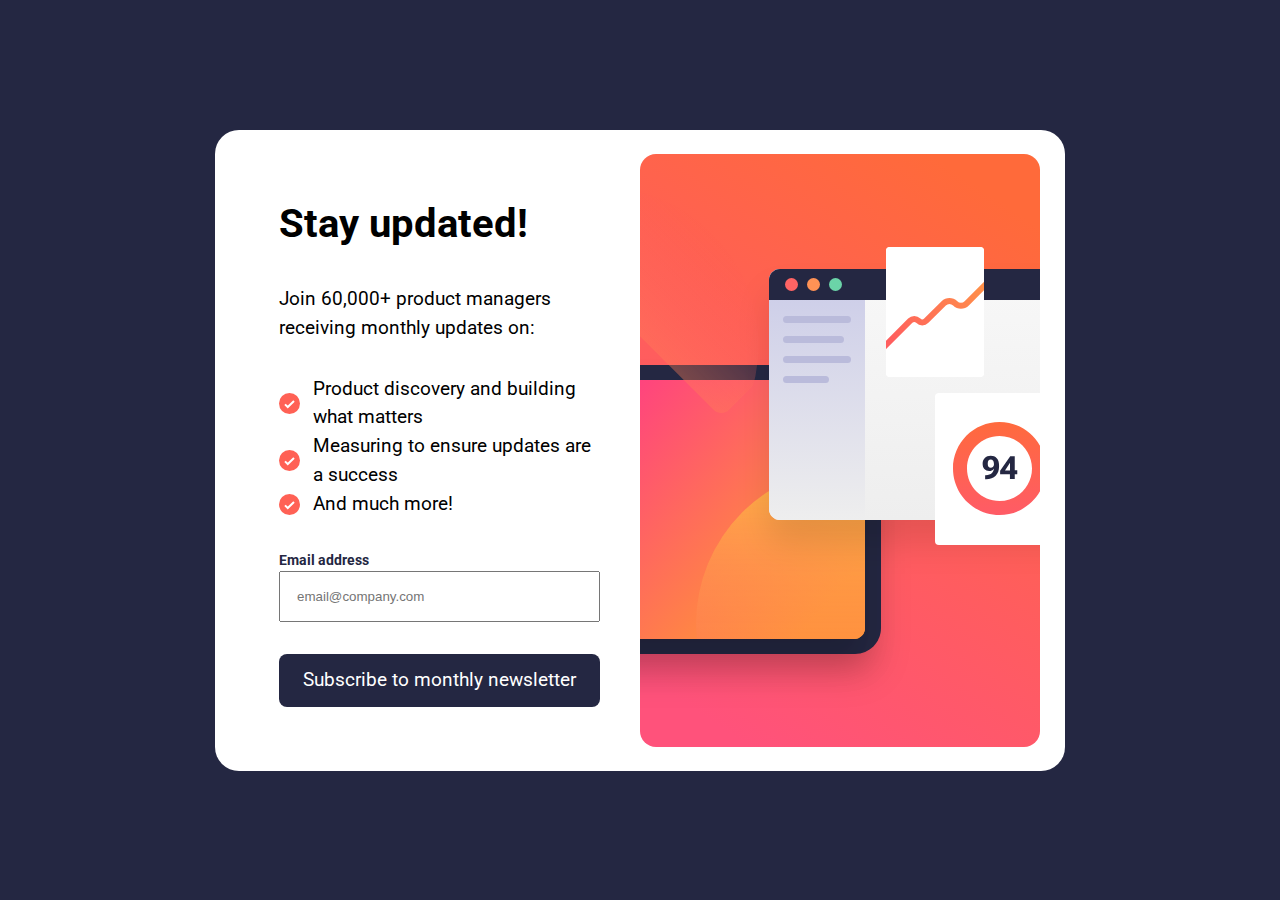
<file: index.html>
<!DOCTYPE html>
<html lang="en">
<head>
  <meta charset="UTF-8">
  <meta name="viewport" content="width=device-width, initial-scale=1.0"> <!-- displays site properly based on user's device -->

  <link rel="icon" type="image/png" sizes="32x32" href="./assets/images/favicon-32x32.png">
  
  <title>Frontend Mentor | Newsletter sign-up form with success message</title>

  <link rel="stylesheet" href="styles.css">

</head>
<body>

  <main>
    <article class="card card1">
      <div class="card__images">
        <picture>
          <source srcset="./assets/images/illustration-sign-up-desktop.svg" media="(min-width: 700px)">
          <img src="./assets/images/illustration-sign-up-mobile.svg" alt="">
        </picture>
      </div>

      <div class="card__description">
        <h1>Stay updated!</h1>
        <p>Join 60,000+ product managers receiving monthly updates on:</p>
        <ul>
          <li><img src="./assets/images/icon-list.svg" alt="List Icon"> Product discovery and building what matters</li>
          <li><img src="./assets/images/icon-list.svg" alt="List Icon"> Measuring to ensure updates are a success</li>
          <li><img src="./assets/images/icon-list.svg" alt="List Icon"> And much more!</li>
        </ul>

        <form class="email" id="myForm">
          <div class="email__labels">
            <label for="address" id="address">Email address</label>
            <label for="error-message" id="email__error-message">Valid email required</label>
          </div>
          <input type="email" placeholder="email@company.com" id="email__address">
        </form>

        <a class="subscribe index" id="subscribe">Subscribe to monthly newsletter</a>
      </div>
    </article>
  </main>


  <script src="script.js"></script>
</body>
</html>
</file>
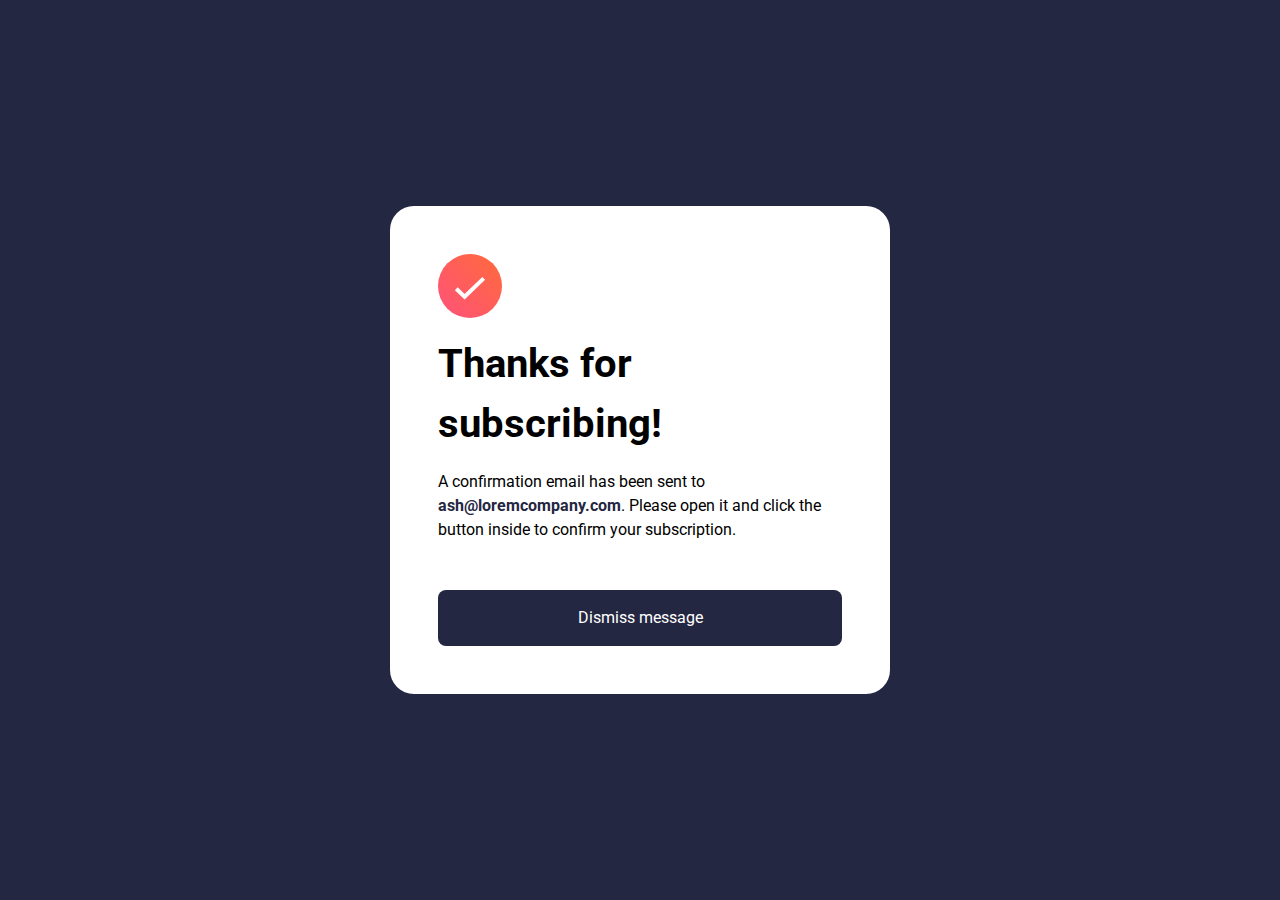
<file: thanks.html>
<!DOCTYPE html>
<html lang="en">
<head>
  <meta charset="UTF-8">
  <meta name="viewport" content="width=device-width, initial-scale=1.0"> <!-- displays site properly based on user's device -->

  <link rel="icon" type="image/png" sizes="32x32" href="./assets/images/favicon-32x32.png">
  
  <title>Frontend Mentor | Success message</title>

  <link rel="stylesheet" href="styles.css">

</head>
<body>
    <main>
        <article class="card card2">
            <div class="card2__description">
                <img src="./assets/images/icon-success.svg" alt="Success Icon">
        
                <h1>Thanks for subscribing!</h1>
        
                <p>A confirmation email has been sent to <span id="display-email">ash@loremcompany.com</span>. 
                    Please open it and click the button inside to confirm your subscription.</p>
            </div>
    
            <a href="./index.html" class="subscribe dismiss">Dismiss message</a>
        </article>
    </main>
 <script src="script2.js"></script>
</body>
</html>
</file>
<file: styles.css>
/* Fonts USed*/
@import url('https://fonts.googleapis.com/css2?family=Roboto:ital,wght@0,100;0,300;0,400;0,500;0,700;0,900;1,100;1,300;1,500;1,900&display=swap');

/* Reset CSS */
*, *::before,*::after{
    box-sizing: border-box;
}

*{
    padding: 0;
    margin: 0;
}

p, h1, h2, h3, h4, h5, h6{
    overflow-wrap: break-word;
}

li{
    list-style: none;
}

img, video, picture, canvas, svg{
    display: block;
    max-width: 100%;
}

body{
    line-height: 1.5;
    -webkit-font-smoothing: antialiased;
}

/* General Styling */
:root{
   /* Primary */
    --Tomato: hsl(4, 100%, 67%);

    /* Neutral */
    --Dark-Slate-Grey: hsl(234, 29%, 20%);
    --Charcoal-Grey: hsl(235, 18%, 26%);
    --Grey: hsl(231, 7%, 60%);
    --White: hsl(0, 0%, 100%);

    /* Font */
    --ff-main:'Roboto', sans-serif;

    --content-padding: 1rem;
}

body{
    background-color: var(--Dark-Slate-Grey);
    font-family: var(--ff-main);
    font-size: 1rem;

    display: grid;
    align-items: center;
    justify-content: center;
    min-height: 100vh;
}

.card{
   display: grid;
   background-color: var(--White);
   max-width: 850px;
}

.card__description{
    padding: var(--content-padding);

    display: grid;
    gap: 1rem;
}

h1{
    font-size: 2.5rem;
}

ul > li{
    display: flex;
    align-items: center;
    gap: 0.8rem;
}

.email{
  display: flex;
  flex-direction: column;
}

.email__labels{
    display: flex;
    justify-content: space-between;
}

#email__error-message{
    color: var(--Tomato);
    display: none;
    font-size: 0.875rem;
}

#address{
    color: var(--Dark-Slate-Grey);
    font-weight: 700;
    font-size: 0.875rem;
}

#email__address{
    padding: var(--content-padding);
}

.subscribe{
    text-decoration: none;
    background-color: var(--Dark-Slate-Grey);
    color: var(--White);
    padding: var(--content-padding);
    border: none;
    cursor: pointer;
    border-radius: 0.5rem;
    display: flex;
    justify-content: center;
    align-items: center;
}

.subscribe:hover{
    background-color: var(--Tomato);
}

@media(min-width:500px){
    .card1{
        padding: 1.5rem;
        font-size: 1.2rem;
        grid-template-columns: repeat(2, 1fr);
        border-radius: 1.5rem;
    }

    .card__description{
        padding: 2.5rem;
        gap: 0.5rem;
        order: -1;
    }

    .index{
        display: flex;
        align-items: center;
        justify-content: center;
        padding: 0;
    }
}

/* Thanks.html styling */

.card2{
    /* min-height: 100vh; */
    display: grid;
    gap: 15rem;
    padding: var(--content-padding);
    max-width: 500px;
}

@media(min-width: 500px){
    .card2{
        gap: 3rem;
        border-radius: 1.5rem;
        padding: 3rem;
    }
}

.card2__description{
    display: grid;
    gap: 1rem;
}

#display-email{
    color: var(--Dark-Slate-Grey);
    font-weight: 700;
}
</file>
